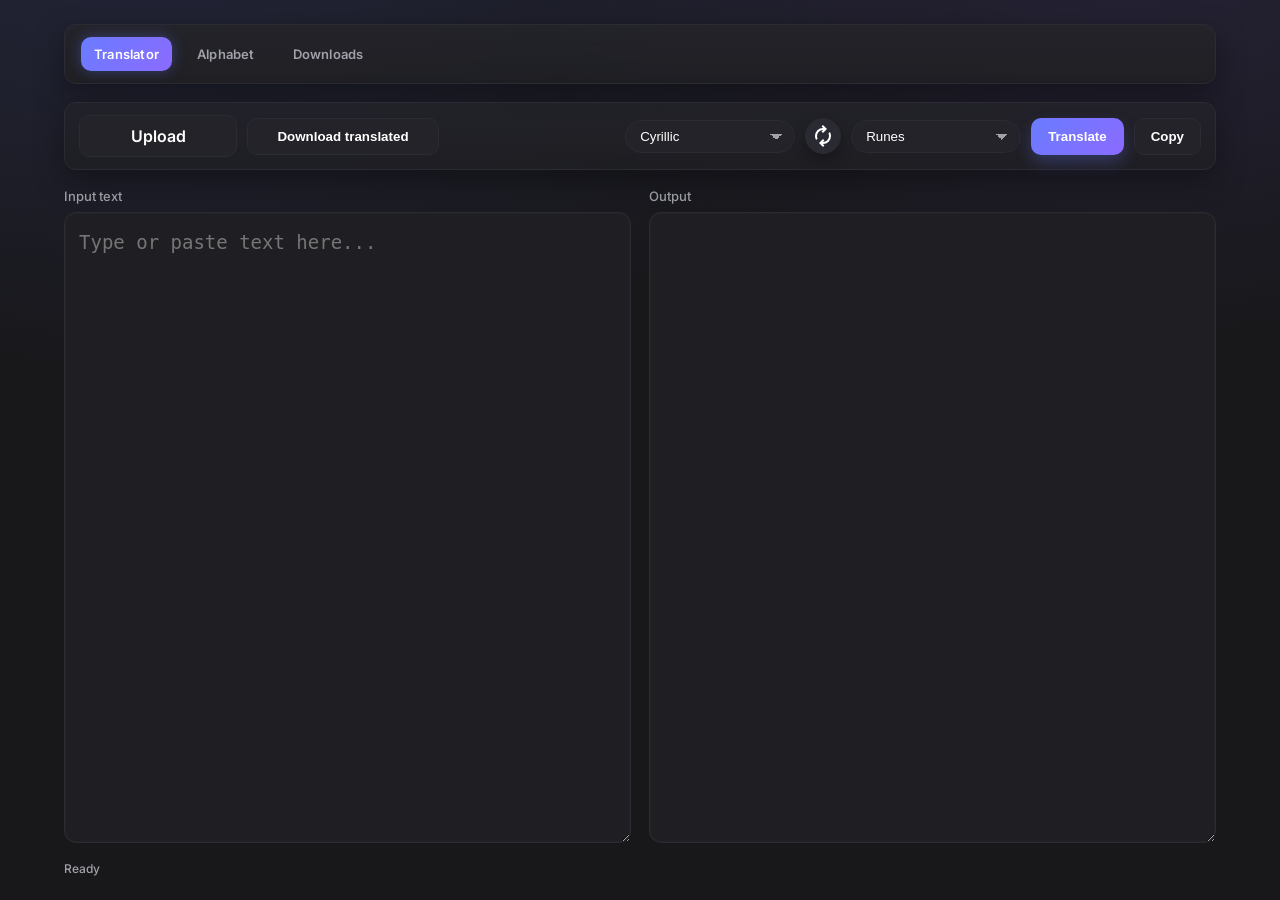
<file: index.html>
<!doctype html>
<html lang="en">
  <head>
    <meta charset="UTF-8" />
    <meta name="viewport" content="width=device-width, initial-scale=1" />
    <meta name="theme-color" content="#18181b" />
    <link rel="stylesheet" href="Web/assets/css/styles.css" />
    <link rel="manifest" href="Web/manifest.webmanifest" />
    <link rel="preconnect" href="https://fonts.googleapis.com" />
    <link rel="preconnect" href="https://fonts.gstatic.com" crossorigin />
    <link
      href="https://fonts.googleapis.com/css2?family=Inter:wght@400;500;600&display=swap"
      rel="stylesheet"
    />
  </head>
  <body>
    <div class="app">
      <nav class="navbar">
        <div class="nav-links">
          <a class="nav-link active" href="index.html">Translator</a>
          <a class="nav-link" href="Web/pages/alphabet.html">Alphabet</a>
          <a class="nav-link" href="Web/pages/downloads.html">Downloads</a>
        </div>
      </nav>
      <section class="toolbar">
        <div class="file-actions">
          <label class="upload-inline" for="fileInput">
            <input
              id="fileInput"
              type="file"
              accept=".txt,.md,.json,.xml,.csv,.yaml,.yml,.ini,.log,.html,.css,.js,.ts,.cs,text/*"
            />
            <span class="btn ghost">Upload</span>
          </label>
          <button id="downloadBtn" class="btn ghost" type="button">Download translated</button>
        </div>
        <div class="toolbar-divider" aria-hidden="true"></div>
        <div class="translate-actions">
          <div class="select-group compact">
            <select id="sourceSelect">
              <option value="cyrillic">Cyrillic</option>
              <option value="latin">Latin</option>
              <option value="runes">Runes</option>
            </select>
          </div>
          <button id="swapBtn" class="btn swap" type="button" aria-label="Swap source and target">
            <img src="Web/assets/icons/icon_autorenew.svg" alt="" />
          </button>
          <div class="select-group compact">
            <select id="targetSelect">
              <option value="runes">Runes</option>
              <option value="cyrillic">Cyrillic</option>
              <option value="latin">Latin</option>
            </select>
          </div>
          <button id="translateBtn" class="btn primary">Translate</button>
          <button id="copyBtn" class="btn ghost">Copy</button>
        </div>
      </section>

      <section class="panes">
        <div class="pane">
          <div class="pane-title">Input text</div>
          <textarea id="inputText" placeholder="Type or paste text here..."></textarea>
        </div>
        <div class="pane">
          <div class="pane-title">Output</div>
          <textarea id="outputText" readonly></textarea>
        </div>
      </section>

      <footer class="status">
        <span id="statusText">Ready</span>
      </footer>
    </div>

    <script src="Web/assets/js/app.js"></script>
  </body>
</html>
</file>
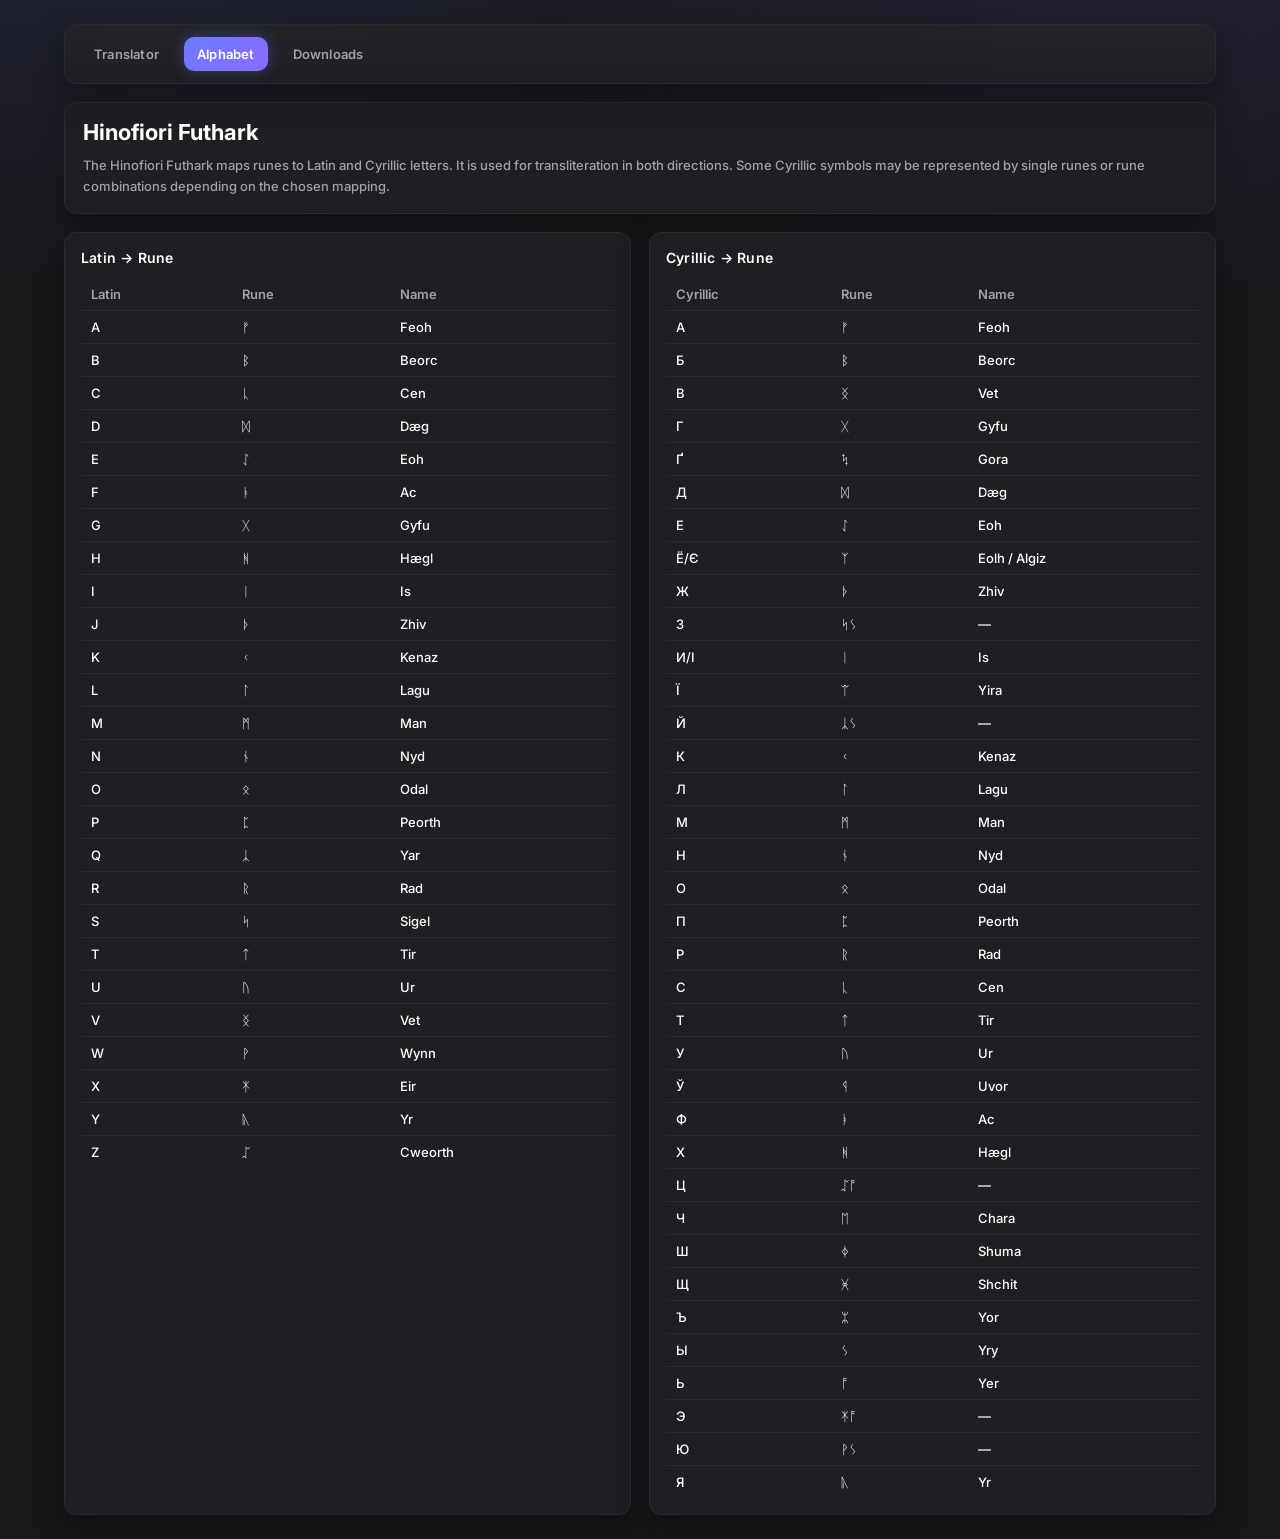
<file: Web/pages/alphabet.html>
<!doctype html>
<html lang="en">
  <head>
    <meta charset="UTF-8" />
    <meta name="viewport" content="width=device-width, initial-scale=1" />
    <title>Hinofiori Futhark</title>
    <meta name="theme-color" content="#18181b" />
    <link rel="stylesheet" href="../assets/css/styles.css" />
    <link rel="preconnect" href="https://fonts.googleapis.com" />
    <link rel="preconnect" href="https://fonts.gstatic.com" crossorigin />
    <link
      href="https://fonts.googleapis.com/css2?family=Inter:wght@400;500;600&display=swap"
      rel="stylesheet"
    />
  </head>
  <body>
    <div class="app">
      <nav class="navbar">
        <div class="nav-links">
          <a class="nav-link" href="../../index.html">Translator</a>
          <a class="nav-link active" href="alphabet.html">Alphabet</a>
          <a class="nav-link" href="downloads.html">Downloads</a>
        </div>
      </nav>

      <section class="page-hero">
        <h1>Hinofiori Futhark</h1>
        <p>
          The Hinofiori Futhark maps runes to Latin and Cyrillic letters. It is used for
          transliteration in both directions. Some Cyrillic symbols may be represented by
          single runes or rune combinations depending on the chosen mapping.
        </p>
      </section>

      <section class="alphabet-grid">
        <div class="card">
          <div class="card-title">Latin → Rune</div>
          <table class="alphabet-table">
            <thead>
              <tr>
                <th>Latin</th>
                <th>Rune</th>
                <th>Name</th>
              </tr>
            </thead>
            <tbody id="latinTableBody"></tbody>
          </table>
        </div>

        <div class="card">
          <div class="card-title">Cyrillic → Rune</div>
          <table class="alphabet-table">
            <thead>
              <tr>
                <th>Cyrillic</th>
                <th>Rune</th>
                <th>Name</th>
              </tr>
            </thead>
            <tbody id="cyrillicTableBody"></tbody>
          </table>
        </div>
      </section>
    </div>

    <script src="../data/alphabet-data.js"></script>
    <script src="../assets/js/alphabet.js"></script>
  </body>
</html>
</file>
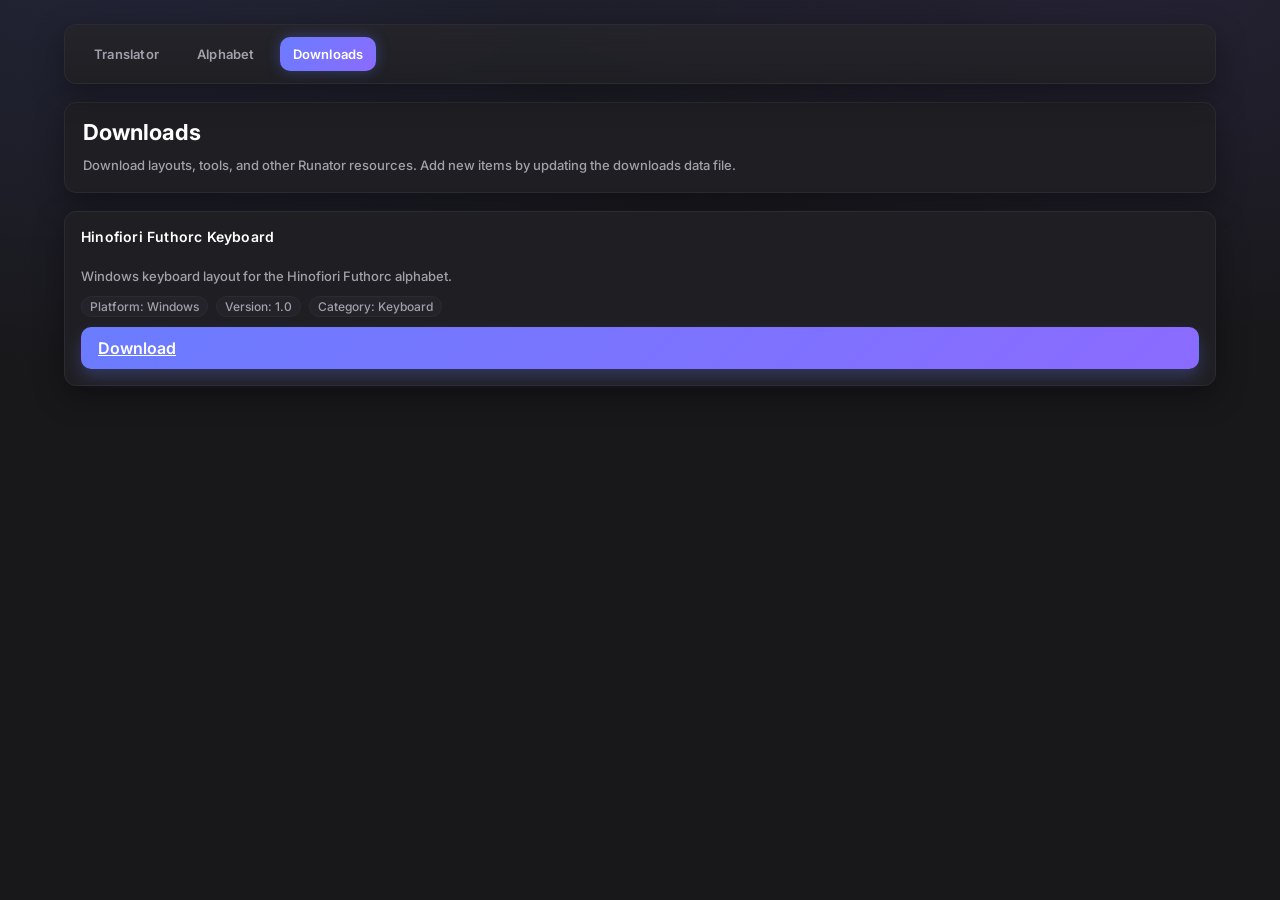
<file: Web/pages/downloads.html>
<!doctype html>
<html lang="en">
  <head>
    <meta charset="UTF-8" />
    <meta name="viewport" content="width=device-width, initial-scale=1" />
    <title>Runator Downloads</title>
    <meta name="theme-color" content="#18181b" />
    <link rel="stylesheet" href="../assets/css/styles.css" />
    <link rel="preconnect" href="https://fonts.googleapis.com" />
    <link rel="preconnect" href="https://fonts.gstatic.com" crossorigin />
    <link
      href="https://fonts.googleapis.com/css2?family=Inter:wght@400;500;600&display=swap"
      rel="stylesheet"
    />
  </head>
  <body>
    <div class="app">
      <nav class="navbar">
        <div class="nav-links">
          <a class="nav-link" href="../../index.html">Translator</a>
          <a class="nav-link" href="alphabet.html">Alphabet</a>
          <a class="nav-link active" href="downloads.html">Downloads</a>
        </div>
      </nav>

      <section class="page-hero">
        <h1>Downloads</h1>
        <p>
          Download layouts, tools, and other Runator resources. Add new items by updating
          the downloads data file.
        </p>
      </section>

      <section class="downloads-grid" id="downloadsGrid"></section>
    </div>

    <script src="../data/downloads-data.js"></script>
    <script src="../assets/js/downloads.js"></script>
  </body>
</html>
</file>
<file: Web/assets/css/styles.css>
:root {
  color-scheme: dark;
  --bg: #18181b;
  --panel: #1f1f23;
  --panel-2: #232329;
  --border: #2b2b33;
  --text: #ffffff;
  --muted: #a1a1aa;
  --accent: #6a7cff;
  --accent-2: #8b6bff;
  --shadow: 0 10px 30px rgba(0, 0, 0, 0.35);
  --radius: 12px;
}

* {
  box-sizing: border-box;
}

body {
  margin: 0;
  background: var(--bg);
  background-image:
    radial-gradient(1400px 800px at 12% -12%, rgba(106, 124, 255, 0.14), transparent 60%),
    radial-gradient(1100px 700px at 88% -5%, rgba(139, 107, 255, 0.12), transparent 55%);
  color: var(--text);
  font-family: "Inter", system-ui, -apple-system, Segoe UI, sans-serif;
  font-weight: 500;
}

.app {
  min-height: 100vh;
  padding: 24px;
  display: flex;
  flex-direction: column;
  gap: 18px;
  width: 100%;
  max-width: 1200px;
  margin: 0 auto;
}

.topbar {
  display: flex;
  align-items: center;
  justify-content: space-between;
  gap: 18px;
  flex-wrap: wrap;
}

.title {
  font-size: 20px;
  font-weight: 600;
  letter-spacing: 0.2px;
}

.controls {
  display: flex;
  align-items: flex-end;
  gap: 12px;
  flex-wrap: wrap;
  flex: 1 1 auto;
}

.toolbar {
  display: flex;
  align-items: center;
  gap: 14px;
  padding: 12px 14px;
  background: linear-gradient(180deg, rgba(36, 36, 42, 0.7), rgba(31, 31, 35, 0.7));
  border: 1px solid var(--border);
  border-radius: var(--radius);
  box-shadow: var(--shadow);
  backdrop-filter: blur(8px);
}

.file-actions,
.translate-actions {
  display: flex;
  align-items: center;
  gap: 10px;
  flex-wrap: wrap;
}

.file-actions {
  display: flex;
  align-items: center;
  gap: 10px;
  flex: 0 0 auto;
  width: 360px;
}

.file-actions > * {
  flex: 1 1 0;
  min-width: 0;
}

.translate-actions {
  flex: 1 1 auto;
  min-width: 0;
  justify-content: flex-end;
}

.toolbar-divider {
  width: 1px;
  align-self: stretch;
  background: var(--border);
  opacity: 0.6;
  display: none;
}

.upload-inline {
  display: flex;
  width: 100%;
}

.upload-inline input {
  display: none;
}

@media (min-width: 901px) {
  .controls {
    flex-wrap: nowrap;
  }
}

.select-group {
  display: flex;
  flex-direction: column;
  gap: 6px;
  font-size: 12px;
  color: var(--muted);
  min-width: 160px;
  flex: 1 1 160px;
}

.select-group.compact {
  flex: 0 1 170px;
  min-width: 150px;
}

select {
  background: var(--panel-2);
  color: var(--text);
  border: 1px solid var(--border);
  border-radius: 999px;
  padding: 8px 34px 8px 14px;
  min-width: 150px;
  width: 100%;
  appearance: none;
  background-image: linear-gradient(45deg, transparent 50%, var(--muted) 50%),
    linear-gradient(135deg, var(--muted) 50%, transparent 50%);
  background-position: calc(100% - 18px) 55%, calc(100% - 12px) 55%;
  background-size: 6px 6px, 6px 6px;
  background-repeat: no-repeat;
  transition: background 0.15s ease, border-color 0.15s ease, box-shadow 0.15s ease;
}

select:focus {
  outline: none;
  border-color: var(--accent);
  box-shadow: 0 0 0 3px rgba(106, 124, 255, 0.18);
  background: #26262d;
}

.btn {
  border: 1px solid transparent;
  border-radius: 10px;
  padding: 10px 16px;
  cursor: pointer;
  font-weight: 600;
  transition: transform 0.15s ease, box-shadow 0.15s ease, background 0.15s ease, border-color 0.15s ease;
  white-space: nowrap;
}

.btn.icon {
  width: 32px;
  height: 32px;
  padding: 0;
  display: inline-flex;
  align-items: center;
  justify-content: center;
  background: var(--panel-2);
  border-color: var(--border);
  flex: 0 0 32px;
}

.btn.swap {
  width: 36px;
  height: 36px;
  border-radius: 50%;
  background: #2a2a33;
  border-color: var(--border);
  box-shadow: 0 6px 14px rgba(0, 0, 0, 0.25);
  transition: transform 0.15s ease, box-shadow 0.15s ease, background 0.15s ease;
  display: inline-flex;
  align-items: center;
  justify-content: center;
}

.btn.swap:hover {
  transform: translateY(-1px) rotate(10deg);
  box-shadow: 0 8px 18px rgba(0, 0, 0, 0.35);
  background: #30303a;
}

.btn.icon img {
  width: 20px;
  height: 20px;
}

.btn.icon:hover {
  background: #2a2a31;
}

.btn.primary {
  background: linear-gradient(135deg, var(--accent), var(--accent-2));
  color: white;
  box-shadow: 0 8px 16px rgba(106, 124, 255, 0.25);
}

.btn.primary:hover {
  transform: translateY(-1px);
  box-shadow: 0 10px 20px rgba(106, 124, 255, 0.35);
}

.btn.ghost {
  background: var(--panel-2);
  border-color: var(--border);
  color: var(--text);
}

.btn.ghost:hover {
  background: #2a2a31;
  transform: translateY(-1px);
}


.panes {
  display: grid;
  grid-template-columns: 1fr 1fr;
  gap: 18px;
  flex: 1;
}

.pane {
  display: flex;
  flex-direction: column;
  gap: 8px;
}

.pane-title {
  font-size: 13px;
  color: var(--muted);
}

textarea {
  flex: 1;
  min-height: 300px;
  padding: 14px;
  border-radius: var(--radius);
  border: 1px solid var(--border);
  background: var(--panel);
  color: var(--text);
  resize: vertical;
  box-shadow: inset 0 0 0 1px rgba(255, 255, 255, 0.02);
  font-size: 19px;
  line-height: 1.6;
  width: 100%;
  min-width: 0;
  transition: border-color 0.15s ease, box-shadow 0.15s ease;
}

textarea:focus {
  outline: none;
  border-color: var(--accent);
  box-shadow: 0 0 0 3px rgba(106, 124, 255, 0.18);
}

@media (min-width: 1400px) {
  .app {
    max-width: min(100%, 1680px);
    padding: 28px 40px;
  }

  .panes {
    grid-template-columns: repeat(2, minmax(0, 1fr));
  }

  textarea {
    min-height: 480px;
    font-size: 20px;
  }
}

@media (min-width: 1800px) {
  .app {
    max-width: 100%;
    padding: 32px 56px;
  }

  textarea {
    min-height: 560px;
    font-size: 21px;
  }
}

textarea::-webkit-scrollbar {
  width: 10px;
}

textarea::-webkit-scrollbar-track {
  background: #1b1b20;
  border-radius: 10px;
}

textarea::-webkit-scrollbar-thumb {
  background: #3a3a44;
  border-radius: 10px;
}

textarea::-webkit-scrollbar-thumb:hover {
  background: #4a4a56;
}

.status {
  color: var(--muted);
  font-size: 12px;
}

@media (max-width: 900px) {
  .panes {
    grid-template-columns: 1fr;
  }

  .topbar {
    align-items: stretch;
  }

  .controls {
    width: 100%;
  }

  .btn.primary,
  .btn.ghost {
    flex: 1 1 160px;
    justify-content: center;
  }

  .btn.icon {
    align-self: flex-end;
  }

  .toolbar {
    flex-wrap: wrap;
  }

  .toolbar-divider {
    display: none;
  }

  .file-actions,
  .translate-actions {
    width: 100%;
    justify-content: space-between;
  }

  .file-actions {
    width: 100%;
  }
}

@media (max-width: 1200px) {
  .app {
    padding: 22px;
  }
}

@media (max-width: 1024px) {
  .app {
    padding: 20px;
  }

  textarea {
    font-size: 18px;
  }
}

@media (max-width: 768px) {
  .app {
    padding: 18px;
    gap: 16px;
  }

  .title {
    font-size: 18px;
  }

  .controls {
    gap: 10px;
  }

  .select-group {
    min-width: 140px;
  }

  textarea {
    min-height: 260px;
    font-size: 17px;
  }
}

@media (max-width: 600px) {
  .app {
    padding: 16px;
  }

  .topbar {
    gap: 12px;
  }

  .controls {
    gap: 8px;
  }

  .file-actions,
  .translate-actions {
    gap: 8px;
  }

  .btn {
    padding: 10px 12px;
  }

  .btn.icon {
    width: 36px;
    height: 36px;
    flex: 0 0 36px;
  }

  .upload-card {
    padding: 12px 14px;
  }

  textarea {
    min-height: 240px;
    font-size: 16px;
    line-height: 1.55;
  }
}

@media (max-width: 420px) {
  .app {
    padding: 14px;
    gap: 14px;
  }

  .title {
    font-size: 17px;
  }

  .select-group {
    min-width: 100%;
  }

  .controls {
    align-items: stretch;
  }

  .btn.primary,
  .btn.ghost {
    width: 100%;
  }

  .upload-text {
    flex-basis: 100%;
  }

  textarea {
    min-height: 220px;
    font-size: 15.5px;
  }
}

.navbar {
  display: flex;
  justify-content: flex-start;
  padding: 12px 16px;
  background: linear-gradient(180deg, rgba(36, 36, 42, 0.9), rgba(31, 31, 35, 0.9));
  border: 1px solid var(--border);
  border-radius: var(--radius);
  box-shadow: var(--shadow);
  backdrop-filter: blur(10px);
  transition: transform 0.15s ease, box-shadow 0.15s ease, background 0.15s ease;
}

.navbar:hover {
  transform: translateY(-2px);
  box-shadow: 0 12px 32px rgba(0, 0, 0, 0.45);
}

.navbar.inline {
  padding: 8px 10px;
  box-shadow: none;
  background: var(--panel-2);
  flex: 1 1 0;
  min-width: 0;
  margin-right: 12px;
  height: 38px;
  align-items: center;
}

.navbar.inline .nav-link {
  padding: 6px 10px;
  font-size: 12px;
}

.controls .select-group {
  flex: 0 0 160px;
}

.nav-links {
  display: flex;
  gap: 12px;
  flex-wrap: wrap;
  justify-content: flex-start;
}

.nav-link {
  color: var(--muted);
  text-decoration: none;
  font-weight: 600;
  font-size: 13px;
  padding: 8px 12px;
  border-radius: 10px;
  border: 1px solid transparent;
  letter-spacing: 0.2px;
  transition: transform 0.15s ease, background 0.15s ease, color 0.15s ease, border 0.15s ease, box-shadow 0.15s ease;
}

.nav-link:hover {
  background: var(--panel-2);
  color: var(--text);
  border-color: var(--border);
  transform: translateY(-1px);
}

.nav-link.active {
  color: var(--text);
  background: linear-gradient(135deg, var(--accent), var(--accent-2));
  border-color: transparent;
  box-shadow: 0 0 14px rgba(106, 124, 255, 0.35);
}

.page-hero {
  display: flex;
  flex-direction: column;
  gap: 10px;
  padding: 16px 18px;
  background: var(--panel);
  border: 1px solid var(--border);
  border-radius: var(--radius);
  box-shadow: var(--shadow);
}

.page-hero h1 {
  margin: 0;
  font-size: 22px;
}

.page-hero p {
  margin: 0;
  color: var(--muted);
  font-size: 13px;
  line-height: 1.6;
}

.alphabet-grid {
  display: grid;
  grid-template-columns: repeat(2, minmax(0, 1fr));
  gap: 18px;
}

.card {
  background: var(--panel);
  border: 1px solid var(--border);
  border-radius: var(--radius);
  padding: 16px;
  box-shadow: var(--shadow);
  transition: transform 0.15s ease, box-shadow 0.15s ease, border-color 0.15s ease;
}

.card:hover {
  transform: translateY(-2px);
  box-shadow: 0 12px 32px rgba(0, 0, 0, 0.45);
  border-color: #343440;
}

.card-title {
  font-size: 14px;
  font-weight: 600;
  margin-bottom: 12px;
  letter-spacing: 0.2px;
}

.alphabet-table {
  width: 100%;
  border-collapse: collapse;
  font-size: 13px;
}

.alphabet-table th,
.alphabet-table td {
  text-align: left;
  padding: 8px 10px;
  border-bottom: 1px solid var(--border);
}

.alphabet-table th {
  color: var(--muted);
  font-weight: 600;
}

.alphabet-table tr:last-child td {
  border-bottom: none;
}

.downloads-grid {
  display: grid;
  grid-template-columns: repeat(auto-fit, minmax(240px, 1fr));
  gap: 18px;
}

.download-card {
  display: flex;
  flex-direction: column;
  gap: 10px;
  background: var(--panel);
  border: 1px solid var(--border);
  border-radius: var(--radius);
  padding: 16px;
  box-shadow: var(--shadow);
}

.download-meta {
  display: flex;
  gap: 8px;
  flex-wrap: wrap;
  color: var(--muted);
  font-size: 12px;
}

.download-meta span {
  padding: 2px 8px;
  background: var(--panel-2);
  border-radius: 999px;
  border: 1px solid var(--border);
}

.download-desc {
  color: var(--muted);
  font-size: 13px;
  line-height: 1.5;
}

@media (max-width: 900px) {
  .alphabet-grid {
    grid-template-columns: 1fr;
  }
}

@media (max-width: 600px) {
  .nav-link {
    font-size: 12px;
    padding: 7px 10px;
  }

  .page-hero h1 {
    font-size: 20px;
  }
}
.file-actions .btn {
  display: flex;
  align-items: center;
  justify-content: center;
}
.file-actions .btn,
.file-actions .upload-inline {
  width: 100%;
}

.upload-inline .btn {
  width: 100%;
  display: flex;
  align-items: center;
  justify-content: center;
}
</file>
